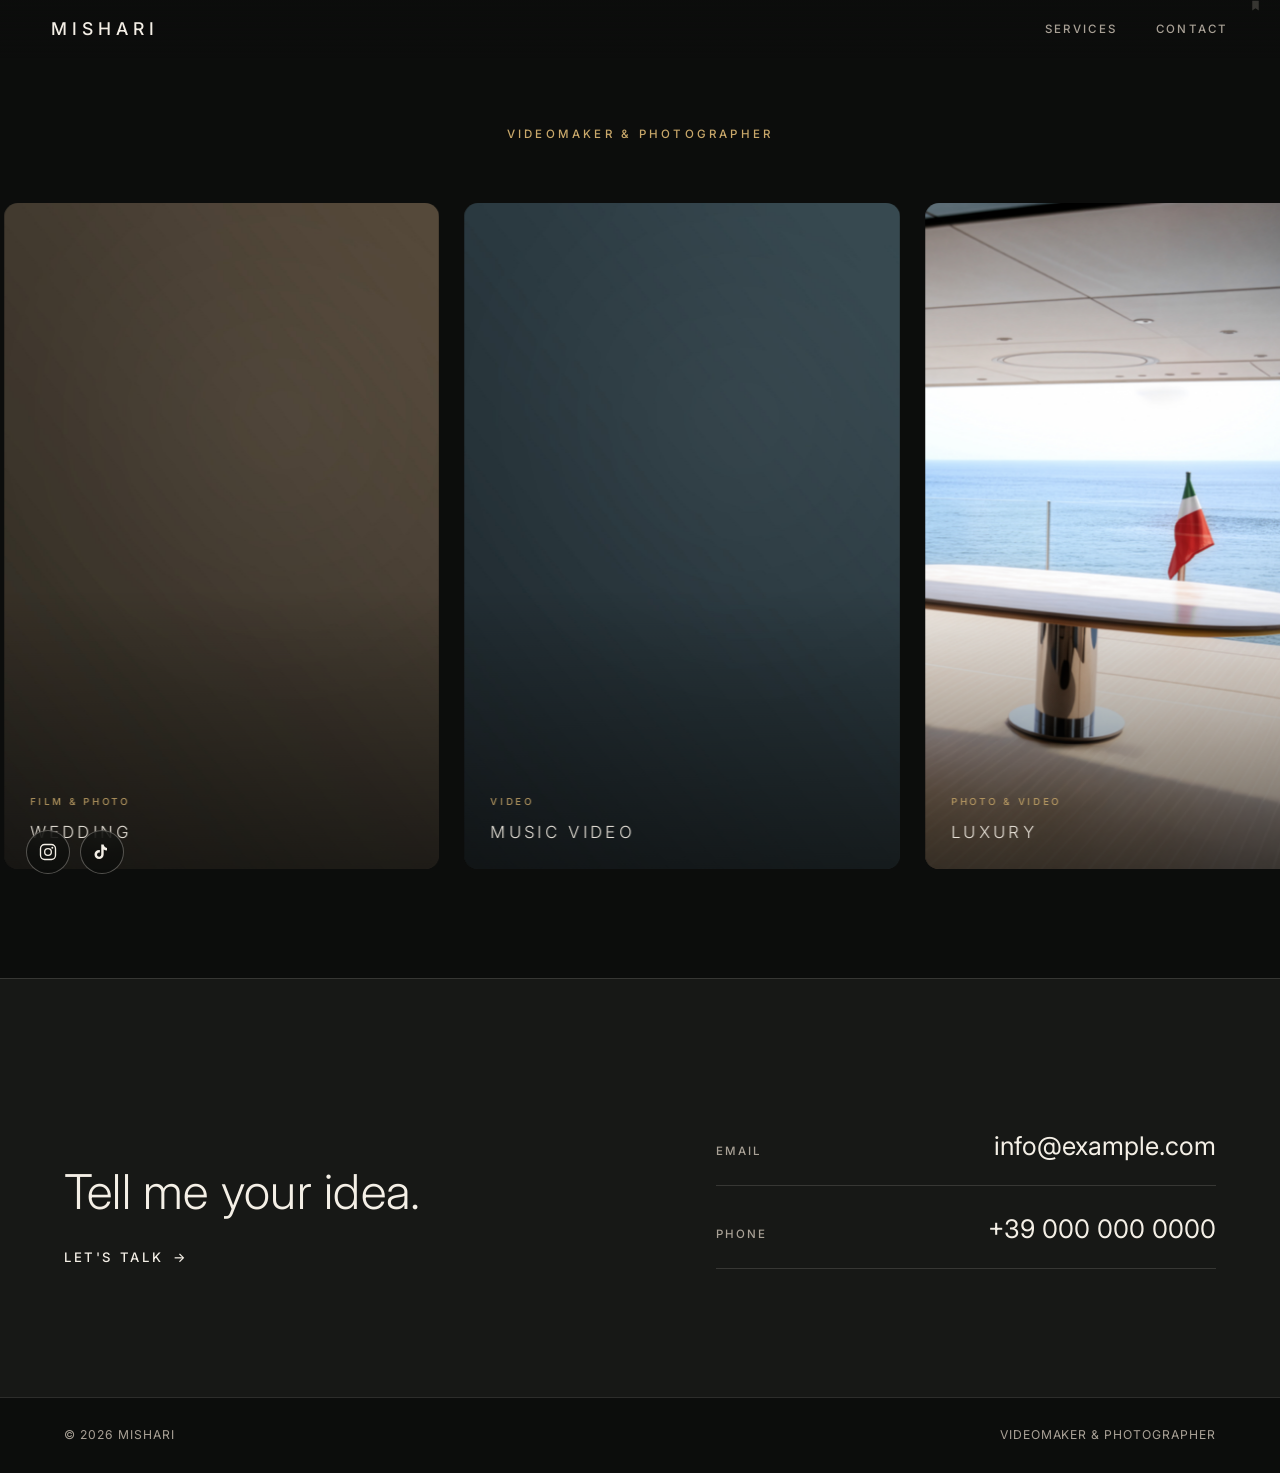
<file: index.html>
<!doctype html>
<html lang="en">
  <head>
    <meta charset="utf-8" />
    <meta name="viewport" content="width=device-width, initial-scale=1" />
    <meta name="theme-color" content="#0c0d0c" />
    <meta
      name="description"
      content="Mishari — videomaker and photographer. Wedding, music video, events, luxury and editorial photography with a cinematic touch."
    />
    <meta property="og:title" content="Mishari | Videomaker & Photographer" />
    <meta property="og:description" content="Images, films and visual content with a cinematic touch." />
    <meta property="og:type" content="website" />
    <title>Mishari | Videomaker &amp; Photographer</title>

    <link rel="preconnect" href="https://fonts.googleapis.com" />
    <link rel="preconnect" href="https://fonts.gstatic.com" crossorigin />
    <link
      href="https://fonts.googleapis.com/css2?family=Inter:wght@300;400;500;600&display=swap"
      rel="stylesheet"
    />
    <link rel="stylesheet" href="styles.css" />
  </head>
  <body id="top">
    <a class="skip-link" href="#portfolio">Skip to portfolio</a>

    <!-- ===== Discreet bookmark: private access (only you know) ===== -->
    <a class="bookmark-dot" href="admin.html" aria-label="Private access" title="">
      <svg viewBox="0 0 24 24" width="13" height="13" aria-hidden="true">
        <path d="M6 3h12v18l-6-4-6 4V3z" fill="currentColor"/>
      </svg>
    </a>

    <!-- ===== Minimal header ===== -->
    <header class="site-header" aria-label="Header">
      <a class="brand" href="#top">Mishari</a>
      <nav class="main-nav" aria-label="Main navigation">
        <a href="#portfolio">Services</a>
        <a href="#contact">Contact</a>
      </nav>
    </header>

    <main>
      <!-- ===== Compact banner ===== -->
      <section class="banner" aria-label="Intro">
        <h1 class="sr-only">Mishari — Videomaker &amp; Photographer</h1>
        <p class="eyebrow">Videomaker &amp; Photographer</p>
      </section>

      <!-- ===== Category showcase: mouse-driven scroll ===== -->
      <section class="stage" id="portfolio" aria-label="Featured services">
        <div class="stage-viewport" id="stageViewport">
          <div class="stage-track" id="stageTrack" aria-live="off"></div>
        </div>
        <!-- Scroll zones: mouse right = next, left = previous -->
        <div class="stage-edge prev" id="edgePrev" aria-hidden="true">
          <svg viewBox="0 0 24 24" width="26" height="26"><path d="M15 5l-7 7 7 7" fill="none" stroke="currentColor" stroke-width="1.4" stroke-linecap="round" stroke-linejoin="round"/></svg>
          <span>Prev</span>
        </div>
        <div class="stage-edge next" id="edgeNext" aria-hidden="true">
          <span>Next</span>
          <svg viewBox="0 0 24 24" width="26" height="26"><path d="M9 5l7 7-7 7" fill="none" stroke="currentColor" stroke-width="1.4" stroke-linecap="round" stroke-linejoin="round"/></svg>
        </div>
      </section>

      <!-- ===== Contact ===== -->
      <section class="contact" id="contact">
        <div class="contact-head reveal">
          <p class="contact-lead">Tell me your idea.</p>
          <button class="btn-soft quote-open" type="button">Let's talk <span aria-hidden="true">→</span></button>
        </div>
        <address class="contact-list reveal">
          <a class="contact-row" href="mailto:info@example.com">
            <span class="contact-label">Email</span>
            <span class="contact-value">info@example.com</span>
          </a>
          <a class="contact-row" href="tel:+390000000000">
            <span class="contact-label">Phone</span>
            <span class="contact-value">+39 000 000 0000</span>
          </a>
        </address>
      </section>

      <footer class="site-footer">
        <span>© <span id="year"></span> Mishari</span>
        <span>Videomaker &amp; Photographer</span>
      </footer>
    </main>

    <!-- ===== Modal: get in touch ===== -->
    <div class="modal" id="quoteModal" role="dialog" aria-modal="true" aria-labelledby="quoteTitle" hidden>
      <div class="modal-backdrop" data-close></div>
      <div class="modal-card">
        <button class="modal-close" type="button" aria-label="Close" data-close>
          <svg viewBox="0 0 24 24" width="22" height="22" aria-hidden="true"><path d="M6 6l12 12M18 6L6 18" fill="none" stroke="currentColor" stroke-width="1.6" stroke-linecap="round"/></svg>
        </button>
        <p class="eyebrow">Get in touch</p>
        <h2 id="quoteTitle">Tell me about your project</h2>
        <form class="quote-form" id="quoteForm" novalidate>
          <label>Full name<input required name="name" type="text" autocomplete="name" /></label>
          <div class="form-row">
            <label>Email<input required name="email" type="email" autocomplete="email" /></label>
            <label>Phone<input name="phone" type="tel" autocomplete="tel" /></label>
          </div>
          <label>Service
            <select name="service" id="quoteService"></select>
          </label>
          <label>Message<textarea name="message" rows="4" placeholder="Date, location, project idea…"></textarea></label>
          <button class="btn btn-primary" type="submit">Send message</button>
          <p class="form-note" id="quoteFeedback" aria-live="polite"></p>
        </form>
      </div>
    </div>

    <!-- ===== Social ===== -->
    <aside class="social-dock" aria-label="Social profiles">
      <a href="https://www.instagram.com/" target="_blank" rel="noopener noreferrer" aria-label="Instagram">
        <svg viewBox="0 0 24 24" width="20" height="20" aria-hidden="true">
          <rect x="3" y="3" width="18" height="18" rx="5" fill="none" stroke="currentColor" stroke-width="1.6"/>
          <circle cx="12" cy="12" r="4" fill="none" stroke="currentColor" stroke-width="1.6"/>
          <circle cx="17.2" cy="6.8" r="1.2" fill="currentColor"/>
        </svg>
      </a>
      <a href="https://www.tiktok.com/" target="_blank" rel="noopener noreferrer" aria-label="TikTok">
        <svg viewBox="0 0 24 24" width="20" height="20" aria-hidden="true">
          <path d="M14 3c.3 2.2 1.7 3.9 4 4.2v3c-1.5 0-2.9-.5-4-1.3V15a5.5 5.5 0 1 1-5.5-5.5c.3 0 .6 0 .9.1v3.1a2.5 2.5 0 1 0 1.7 2.4V3H14z" fill="currentColor"/>
        </svg>
      </a>
    </aside>

    <script src="js/data.js"></script>
    <script src="js/site.js"></script>
  </body>
</html>
</file>
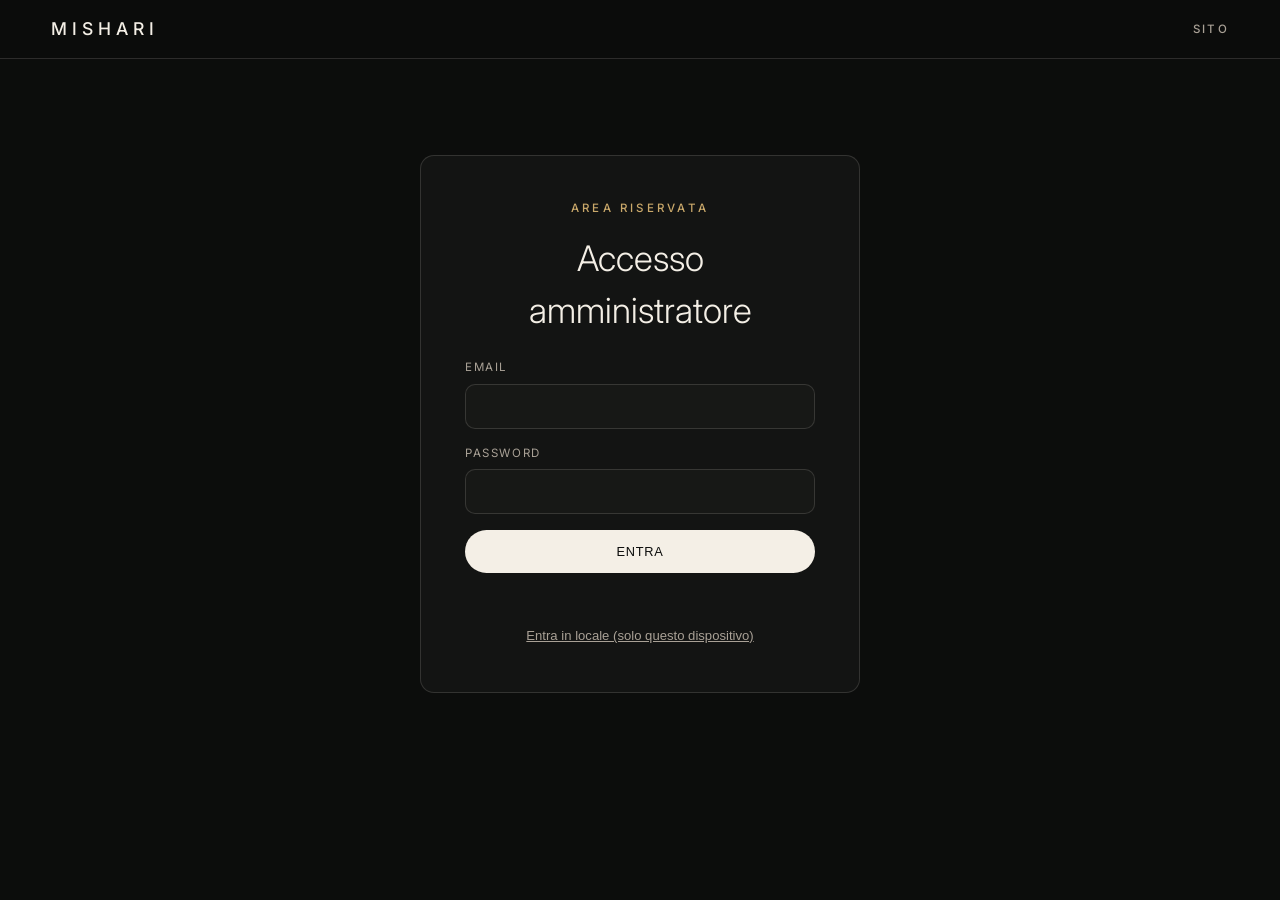
<file: admin.html>
<!doctype html>
<html lang="it">
  <head>
    <meta charset="utf-8" />
    <meta name="viewport" content="width=device-width, initial-scale=1" />
    <meta name="theme-color" content="#0c0d0c" />
    <meta name="robots" content="noindex, nofollow" />
    <title>Area riservata | Mishari</title>
    <link rel="preconnect" href="https://fonts.googleapis.com" />
    <link rel="preconnect" href="https://fonts.gstatic.com" crossorigin />
    <link
      href="https://fonts.googleapis.com/css2?family=Inter:wght@300;400;500;600;700&display=swap"
      rel="stylesheet"
    />
    <link rel="stylesheet" href="styles.css" />
    <link rel="stylesheet" href="admin.css" />
  </head>
  <body>
    <header class="site-header scrolled" aria-label="Intestazione">
      <a class="brand" href="index.html">Mishari</a>
      <nav class="main-nav">
        <a href="index.html">Sito</a>
        <a href="#" id="logoutLink" hidden>Esci</a>
      </nav>
    </header>

    <!-- ===== Login ===== -->
    <main class="admin-wrap" id="loginView">
      <section class="login-card">
        <p class="eyebrow">Area riservata</p>
        <h1>Accesso amministratore</h1>
        <form id="loginForm" class="quote-form">
          <label>Email<input required type="email" id="admEmail" autocomplete="username" /></label>
          <label>Password<input required type="password" id="admPass" autocomplete="current-password" /></label>
          <button class="btn btn-primary" type="submit">Entra</button>
          <p class="form-note" id="loginFeedback" aria-live="polite"></p>
        </form>
        <button class="linklike" id="localMode" type="button">Entra in locale (solo questo dispositivo)</button>
      </section>
    </main>

    <!-- ===== Console ===== -->
    <main class="admin-console" id="consoleView" hidden>
      <nav class="admin-tabs" aria-label="Sezioni">
        <button class="tab active" data-tab="inbox">
          Richieste <span class="badge" id="inboxBadge">0</span>
        </button>
        <button class="tab" data-tab="clients">Clienti</button>
        <button class="tab" data-tab="categories">Categorie</button>
        <button class="tab" data-tab="analytics">Analisi</button>
        <span class="sync-state" id="syncState"></span>
      </nav>

      <!-- Inbox / notifiche -->
      <section class="panel tab-panel active" id="tab-inbox">
        <div class="panel-head">
          <div><p class="eyebrow">Notifiche</p><h2>Richieste di preventivo</h2></div>
          <button class="btn btn-ghost" id="refreshInbox" type="button">Aggiorna</button>
        </div>
        <div class="inbox-layout">
          <div class="inbox-list" id="inboxList"></div>
          <article class="inbox-detail" id="inboxDetail">Seleziona una richiesta.</article>
        </div>
      </section>

      <!-- Clienti -->
      <section class="panel tab-panel" id="tab-clients" hidden>
        <div class="panel-head">
          <div><p class="eyebrow">Anagrafica</p><h2>Clienti</h2></div>
          <button class="btn btn-primary" id="newClient" type="button">+ Nuovo cliente</button>
        </div>
        <div class="client-layout">
          <div class="client-list" id="clientList"></div>
          <article class="client-detail" id="clientDetail">Seleziona o crea un cliente.</article>
        </div>
      </section>

      <!-- Categorie -->
      <section class="panel tab-panel" id="tab-categories" hidden>
        <div class="panel-head"><div><p class="eyebrow">Segmentazione</p><h2>Categorie clienti</h2></div></div>
        <form class="cat-form" id="catForm">
          <input type="text" id="catName" placeholder="Nome categoria (es. Wedding, Aziende, Privati)" />
          <input type="color" id="catColor" value="#c9a86a" aria-label="Colore" />
          <button class="btn btn-primary" type="submit">Aggiungi</button>
        </form>
        <div class="cat-chips" id="catChips"></div>
      </section>

      <!-- Analisi -->
      <section class="panel tab-panel" id="tab-analytics" hidden>
        <div class="panel-head">
          <div><p class="eyebrow">Business intelligence</p><h2>Analisi preventivi</h2></div>
          <select id="yearSelect" class="year-select" aria-label="Anno"></select>
        </div>

        <div class="search-wrap">
          <input type="text" id="searchBox" list="searchHints" placeholder="Cerca un cliente per nome, oppure *categoria" />
          <datalist id="searchHints"></datalist>
        </div>

        <div class="kpi-row" id="kpiRow"></div>

        <div class="charts-row">
          <div class="chart-card">
            <h3>Carico di lavoro per categoria</h3>
            <p class="chart-sub">Numero di preventivi</p>
            <canvas id="chartWork" width="360" height="360"></canvas>
            <div class="legend" id="legendWork"></div>
          </div>
          <div class="chart-card">
            <h3>Fatturato per categoria</h3>
            <p class="chart-sub">Anno selezionato</p>
            <canvas id="chartRevenue" width="360" height="360"></canvas>
            <div class="legend" id="legendRevenue"></div>
          </div>
        </div>

        <div class="rank-row">
          <div class="rank-card"><h3>Categorie — media per preventivo</h3><div id="rankCatAvg"></div></div>
          <div class="rank-card"><h3>Categorie — fatturato annuo</h3><div id="rankCatYear"></div></div>
          <div class="rank-card"><h3>Clienti — media per preventivo</h3><div id="rankCliAvg"></div></div>
          <div class="rank-card"><h3>Clienti — fatturato annuo</h3><div id="rankCliYear"></div></div>
        </div>

        <div class="result-list" id="searchResults"></div>
      </section>
    </main>

    <script src="js/data.js"></script>
    <script src="js/admin.js"></script>
  </body>
</html>
</file>
<file: styles.css>
:root {
  --bg: #0c0d0c;
  --panel: #131413;
  --panel-2: #171816;
  --ink: #f4efe6;
  --muted: #a9a196;
  --paper: #ece6d9;
  --accent: #c9a86a;
  --line: rgba(244, 239, 230, 0.14);
  --radius: 14px;
  /* Sistema tipografico minimale: un solo font sans, pesi leggeri, ampia spaziatura */
  --serif: "Inter", ui-sans-serif, system-ui, -apple-system, "Segoe UI", sans-serif;
  --sans: "Inter", ui-sans-serif, system-ui, -apple-system, "Segoe UI", sans-serif;
  --ease: cubic-bezier(0.22, 0.61, 0.36, 1);
}

* { box-sizing: border-box; }

html {
  scroll-behavior: smooth;
  scroll-padding-top: 76px;
}

body {
  margin: 0;
  background: var(--bg);
  color: var(--ink);
  font-family: var(--sans);
  font-size: 17px;
  line-height: 1.5;
  -webkit-font-smoothing: antialiased;
  text-rendering: optimizeLegibility;
  overflow-x: hidden;
}

a { color: inherit; text-decoration: none; }
h1, h2, h3, p { margin-top: 0; }

.skip-link {
  position: fixed;
  top: -60px;
  left: 12px;
  z-index: 90;
  padding: 10px 16px;
  background: var(--ink);
  color: var(--bg);
  border-radius: 6px;
  transition: top 0.2s var(--ease);
}
.skip-link:focus { top: 12px; }

:focus-visible {
  outline: 2px solid var(--accent);
  outline-offset: 3px;
  border-radius: 4px;
}

.sr-only {
  position: absolute;
  width: 1px; height: 1px;
  padding: 0; margin: -1px;
  overflow: hidden;
  clip: rect(0, 0, 0, 0);
  white-space: nowrap;
  border: 0;
}

.eyebrow {
  margin: 0 0 14px;
  color: var(--accent);
  font-size: 0.72rem;
  font-weight: 500;
  letter-spacing: 0.28em;
  text-transform: uppercase;
}
.section-sub { margin: 0; color: var(--muted); font-size: clamp(1rem, 1.5vw, 1.12rem); line-height: 1.6; }

/* ---------- Segnalibro discreto (accesso riservato) ---------- */
/* Piccolo simbolo appena percettibile in alto a destra: lo riconosci solo tu. */
.bookmark-dot {
  position: fixed;
  top: 0;
  right: 14px;
  z-index: 70;
  display: grid;
  place-items: center;
  width: 22px;
  height: 26px;
  padding-top: 2px;
  border-radius: 0 0 5px 5px;
  color: rgba(169, 161, 150, 0.28);
  transform: translateY(-9px);
  transition: transform 0.35s var(--ease), color 0.35s var(--ease);
}
.bookmark-dot:hover,
.bookmark-dot:focus-visible {
  transform: translateY(0);
  color: var(--accent);
  outline: none;
}

/* ---------- Header ---------- */
.site-header {
  position: fixed;
  inset: 0 0 auto 0;
  z-index: 40;
  display: flex;
  align-items: center;
  justify-content: space-between;
  gap: 24px;
  padding: 16px clamp(18px, 4vw, 60px);
  background: linear-gradient(180deg, rgba(12, 13, 12, 0.82), rgba(12, 13, 12, 0));
  transition: background 0.35s var(--ease), backdrop-filter 0.35s var(--ease);
}
.site-header.scrolled {
  background: rgba(12, 13, 12, 0.86);
  backdrop-filter: blur(12px);
  border-bottom: 1px solid var(--line);
}
.brand {
  font-family: var(--sans);
  font-size: clamp(0.92rem, 1.6vw, 1.1rem);
  font-weight: 500;
  letter-spacing: 0.28em;
  text-transform: uppercase;
}
.main-nav {
  display: flex;
  gap: clamp(18px, 3vw, 42px);
  color: var(--muted);
  font-size: 0.72rem;
  font-weight: 500;
  letter-spacing: 0.2em;
  text-transform: uppercase;
}
.main-nav a { position: relative; padding: 4px 0; transition: color 0.25s var(--ease); }
.main-nav a::after {
  content: "";
  position: absolute;
  left: 0; bottom: -2px;
  width: 0; height: 1px;
  background: var(--accent);
  transition: width 0.3s var(--ease);
}
.main-nav a:hover { color: var(--ink); }
.main-nav a:hover::after { width: 100%; }

/* ---------- Banner ridotto ---------- */
.banner {
  padding: clamp(96px, 14vh, 132px) clamp(20px, 5vw, 88px) clamp(22px, 4vw, 40px);
  text-align: center;
}
.banner-title {
  margin: 0 0 12px;
  font-family: var(--sans);
  font-weight: 300;
  font-size: clamp(2rem, 5vw, 3.6rem);
  line-height: 1.05;
  letter-spacing: 0.01em;
}
.banner-sub { margin: 0; color: var(--muted); font-size: clamp(0.95rem, 1.5vw, 1.1rem); }

/* ---------- Stage: vetrina a scorrimento mouse ---------- */
.stage {
  position: relative;
  padding: 0 0 clamp(60px, 8vw, 110px);
}
.stage-viewport {
  overflow: hidden;
  cursor: ew-resize;
  padding: 6px 0;
}
.stage-track {
  display: flex;
  gap: clamp(14px, 2vw, 28px);
  padding: 0 clamp(14px, 2vw, 28px);
  will-change: transform;
}
.stage-card {
  position: relative;
  flex: 0 0 clamp(320px, 34vw, 520px);
  height: clamp(500px, 74vh, 820px);
  overflow: hidden;
  border-radius: var(--radius);
  background: var(--panel);
  isolation: isolate;
}
.stage-card img {
  width: 100%;
  height: 100%;
  display: block;
  object-fit: cover;
  transition: transform 1.2s var(--ease), filter 0.6s var(--ease);
  filter: saturate(0.96);
}
.stage-card::after {
  content: "";
  position: absolute;
  inset: auto 0 0 0;
  height: 42%;
  background: linear-gradient(0deg, rgba(10, 11, 10, 0.72), transparent);
  opacity: 0.85;
  transition: opacity 0.4s var(--ease);
}
.stage-caption {
  position: absolute;
  left: 26px; right: 26px; bottom: 24px;
  z-index: 2;
  transition: transform 0.5s var(--ease);
}
.stage-caption .tag {
  display: block;
  color: rgba(201, 168, 106, 0.85);
  font-size: 0.6rem;
  font-weight: 500;
  letter-spacing: 0.28em;
  text-transform: uppercase;
  margin-bottom: 7px;
}
.stage-caption .title {
  font-family: var(--sans);
  font-weight: 300;
  font-size: clamp(0.95rem, 1.3vw, 1.15rem);
  line-height: 1.2;
  letter-spacing: 0.2em;
  text-transform: uppercase;
  color: rgba(244, 239, 230, 0.94);
}
.stage-caption .enter {
  display: inline-block;
  margin-top: 10px;
  font-size: 0.62rem;
  letter-spacing: 0.22em;
  text-transform: uppercase;
  color: rgba(244, 239, 230, 0.6);
  opacity: 0;
  transform: translateY(6px);
  transition: opacity 0.4s var(--ease), transform 0.4s var(--ease);
}
.stage-card:hover img { transform: scale(1.04); filter: saturate(1.04); }
.stage-card:hover::after { opacity: 1; }
.stage-card:hover .stage-caption { transform: translateY(-3px); }
.stage-card:hover .enter { opacity: 1; transform: none; }

/* Indicatori di direzione ai bordi */
.stage-edge {
  position: absolute;
  top: 0; bottom: 0;
  width: clamp(70px, 12vw, 150px);
  display: flex;
  align-items: center;
  gap: 8px;
  padding: 0 20px;
  color: rgba(244, 239, 230, 0.7);
  font-size: 0.64rem;
  letter-spacing: 0.22em;
  text-transform: uppercase;
  pointer-events: none;
  opacity: 0;
  transition: opacity 0.3s var(--ease);
}
.stage-edge.prev { left: 0; justify-content: flex-start; background: linear-gradient(90deg, rgba(12,13,12,0.7), transparent); }
.stage-edge.next { right: 0; justify-content: flex-end; background: linear-gradient(270deg, rgba(12,13,12,0.7), transparent); }
.stage-edge.active { opacity: 1; }

/* ---------- Contatti ---------- */
.contact {
  display: grid;
  grid-template-columns: minmax(0, 1fr) minmax(300px, 0.85fr);
  gap: clamp(32px, 5vw, 64px);
  align-items: end;
  padding: clamp(70px, 10vw, 130px) clamp(20px, 5vw, 88px);
  background: var(--panel-2);
  border-top: 1px solid var(--line);
}
.contact-head { max-width: 520px; }
.contact-lead {
  margin: 0;
  font-family: var(--sans);
  font-weight: 300;
  font-size: clamp(1.8rem, 4.5vw, 3rem);
  line-height: 1.1;
  letter-spacing: 0.005em;
  color: var(--ink);
}
/* Pulsante contatti: minimale (link sans maiuscolo, spaziato, sottolineatura animata) */
.btn-soft {
  display: inline-flex;
  align-items: center;
  gap: 10px;
  margin-top: 26px;
  padding: 4px 0;
  background: none;
  border: none;
  color: var(--ink);
  font-family: var(--sans);
  font-weight: 500;
  font-size: 0.82rem;
  letter-spacing: 0.2em;
  text-transform: uppercase;
  cursor: pointer;
  position: relative;
  transition: color 0.3s var(--ease);
}
.btn-soft span { transition: transform 0.35s var(--ease); }
.btn-soft::after {
  content: "";
  position: absolute;
  left: 0;
  bottom: -2px;
  width: 100%;
  height: 1px;
  background: var(--accent);
  transform: scaleX(0);
  transform-origin: left;
  transition: transform 0.35s var(--ease);
}
.btn-soft:hover { color: var(--accent); }
.btn-soft:hover::after { transform: scaleX(1); }
.btn-soft:hover span { transform: translateX(4px); }
.contact-list { display: grid; gap: 4px; font-style: normal; }
.contact-row {
  display: flex;
  align-items: baseline;
  justify-content: space-between;
  gap: 18px;
  padding: 20px 0;
  border-bottom: 1px solid var(--line);
  transition: padding-left 0.3s var(--ease), color 0.3s var(--ease);
}
a.contact-row:hover { padding-left: 8px; color: var(--accent); }
.contact-label { color: var(--muted); font-size: 0.72rem; font-weight: 500; letter-spacing: 0.18em; text-transform: uppercase; }
.contact-value { font-family: var(--serif); font-weight: 400; font-size: clamp(1.1rem, 2vw, 1.6rem); }

.site-footer {
  display: flex;
  flex-wrap: wrap;
  gap: 12px 32px;
  justify-content: space-between;
  padding: 28px clamp(20px, 5vw, 88px);
  border-top: 1px solid var(--line);
  color: var(--muted);
  font-size: 0.76rem;
  letter-spacing: 0.08em;
  text-transform: uppercase;
}

/* ---------- Bottoni ---------- */
.btn {
  display: inline-flex;
  align-items: center;
  padding: 13px 28px;
  border-radius: 999px;
  border: 1px solid transparent;
  font-size: 0.8rem;
  font-weight: 500;
  letter-spacing: 0.06em;
  text-transform: uppercase;
  cursor: pointer;
  transition: transform 0.25s var(--ease), background 0.25s var(--ease), color 0.25s var(--ease), border-color 0.25s var(--ease);
}
.btn:hover { transform: translateY(-2px); }
.btn-primary { background: var(--ink); color: var(--bg); }
.btn-primary:hover { background: var(--accent); }
.btn-ghost { border-color: rgba(244, 239, 230, 0.38); color: var(--ink); background: transparent; }
.btn-ghost:hover { border-color: var(--ink); background: rgba(244, 239, 230, 0.08); }

/* ---------- Modale preventivo ---------- */
.modal {
  position: fixed;
  inset: 0;
  z-index: 80;
  display: grid;
  place-items: center;
  padding: clamp(16px, 4vw, 48px);
}
.modal[hidden] { display: none; }
.modal-backdrop {
  position: absolute;
  inset: 0;
  background: rgba(8, 9, 8, 0.9);
  backdrop-filter: blur(10px);
  animation: fade 0.3s var(--ease);
}
@keyframes fade { from { opacity: 0; } to { opacity: 1; } }
.modal-card {
  position: relative;
  z-index: 1;
  width: min(560px, 100%);
  max-height: 92vh;
  overflow: auto;
  padding: clamp(26px, 4vw, 42px);
  background: var(--panel);
  border: 1px solid var(--line);
  border-radius: var(--radius);
  box-shadow: 0 40px 120px rgba(0, 0, 0, 0.6);
  animation: pop 0.35s var(--ease);
}
@keyframes pop { from { opacity: 0; transform: scale(0.97); } to { opacity: 1; transform: none; } }
.modal-card h2 {
  margin: 0 0 22px;
  font-family: var(--serif);
  font-weight: 300;
  font-size: clamp(1.6rem, 3.4vw, 2.4rem);
  line-height: 1.05;
}
.modal-close {
  position: absolute;
  top: 16px; right: 16px;
  display: grid;
  place-items: center;
  width: 42px; height: 42px;
  border: 1px solid var(--line);
  border-radius: 999px;
  background: rgba(19, 20, 19, 0.7);
  color: var(--ink);
  cursor: pointer;
  transition: background 0.25s var(--ease), color 0.25s var(--ease);
}
.modal-close:hover { background: var(--ink); color: var(--bg); }

.quote-form { display: grid; gap: 16px; }
.quote-form label { display: grid; gap: 7px; font-size: 0.72rem; letter-spacing: 0.14em; text-transform: uppercase; color: var(--muted); }
.quote-form .form-row { display: grid; grid-template-columns: 1fr 1fr; gap: 16px; }
.quote-form input,
.quote-form select,
.quote-form textarea {
  width: 100%;
  padding: 12px 14px;
  background: var(--panel-2);
  border: 1px solid var(--line);
  border-radius: 10px;
  color: var(--ink);
  font-family: var(--sans);
  font-size: 0.98rem;
  letter-spacing: normal;
  text-transform: none;
  transition: border-color 0.25s var(--ease);
}
.quote-form input:focus,
.quote-form select:focus,
.quote-form textarea:focus { border-color: var(--accent); outline: none; }
.quote-form textarea { resize: vertical; }
.quote-form .btn { justify-content: center; }
.form-note { margin: 4px 0 0; font-size: 0.85rem; letter-spacing: normal; text-transform: none; color: var(--muted); min-height: 1.2em; }
.form-note.success { color: #86c98a; }
.form-note.error { color: #e0a082; }

/* ---------- Social dock ---------- */
.social-dock {
  position: fixed;
  z-index: 45;
  left: clamp(14px, 3vw, 26px);
  bottom: clamp(14px, 3vw, 26px);
  display: flex;
  gap: 10px;
}
.social-dock a {
  display: grid;
  place-items: center;
  width: 44px; height: 44px;
  border: 1px solid rgba(244, 239, 230, 0.3);
  border-radius: 999px;
  background: rgba(12, 13, 12, 0.66);
  color: var(--ink);
  backdrop-filter: blur(10px);
  transition: transform 0.25s var(--ease), background 0.25s var(--ease), color 0.25s var(--ease);
}
.social-dock a:hover { transform: translateY(-3px); background: var(--ink); color: var(--bg); }

/* ---------- Reveal ---------- */
.reveal { opacity: 0; transform: translateY(22px); transition: opacity 0.7s var(--ease), transform 0.7s var(--ease); }
.reveal.is-visible { opacity: 1; transform: none; }

/* ---------- Responsive ---------- */
@media (max-width: 900px) {
  .contact { grid-template-columns: 1fr; align-items: start; }
}
@media (max-width: 620px) {
  body { font-size: 16px; }
  .main-nav { gap: 16px; font-size: 0.66rem; }
  .brand { max-width: 46vw; }
  .stage-viewport { cursor: grab; }
  .stage-card { flex-basis: 82vw; height: clamp(440px, 66vh, 600px); }
  .stage-edge { display: none; }
  .quote-form .form-row { grid-template-columns: 1fr; }
}

@media (prefers-reduced-motion: reduce) {
  html { scroll-behavior: auto; }
  .reveal { opacity: 1; transform: none; transition: none; }
  .stage-track { transition: none !important; }
}
</file>
<file: admin.css>
/* ================= AREA RISERVATA ================= */
body { padding-top: 64px; }
[hidden] { display: none !important; }

.linklike {
  margin-top: 18px;
  background: none;
  border: none;
  color: var(--muted);
  font-size: 0.82rem;
  text-decoration: underline;
  cursor: pointer;
  transition: color 0.25s var(--ease);
}
.linklike:hover { color: var(--ink); }

.empty { color: var(--muted); font-size: 0.9rem; padding: 8px 2px; }

/* ---- Login ---- */
.admin-wrap { min-height: 80vh; display: grid; place-items: center; padding: 40px 20px; }
.login-card {
  width: min(440px, 100%);
  padding: clamp(28px, 4vw, 44px);
  background: var(--panel);
  border: 1px solid var(--line);
  border-radius: var(--radius);
  text-align: center;
}
.login-card h1 { font-family: var(--serif); font-weight: 300; font-size: clamp(1.6rem, 4vw, 2.2rem); margin-bottom: 22px; }
.login-card .quote-form { text-align: left; }

/* ---- Console ---- */
.admin-console { max-width: 1200px; margin: 0 auto; padding: clamp(20px, 4vw, 40px) clamp(16px, 4vw, 40px) 80px; }
.admin-tabs {
  display: flex;
  flex-wrap: wrap;
  align-items: center;
  gap: 8px;
  margin-bottom: 26px;
  border-bottom: 1px solid var(--line);
  padding-bottom: 12px;
}
.admin-tabs .tab {
  display: inline-flex;
  align-items: center;
  gap: 8px;
  padding: 10px 18px;
  background: transparent;
  border: 1px solid transparent;
  border-radius: 999px;
  color: var(--muted);
  font-family: var(--sans);
  font-size: 0.82rem;
  font-weight: 600;
  letter-spacing: 0.04em;
  cursor: pointer;
  transition: color 0.25s var(--ease), background 0.25s var(--ease), border-color 0.25s var(--ease);
}
.admin-tabs .tab:hover { color: var(--ink); }
.admin-tabs .tab.active { color: var(--bg); background: var(--ink); }
.badge {
  min-width: 20px;
  padding: 1px 7px;
  border-radius: 999px;
  background: rgba(244, 239, 230, 0.16);
  font-size: 0.7rem;
  font-weight: 700;
}
.badge.hot { background: var(--accent); color: #201a0e; }
.sync-state { margin-left: auto; font-size: 0.72rem; letter-spacing: 0.12em; text-transform: uppercase; color: var(--muted); }
.sync-state.online { color: #86c98a; }

.panel { background: var(--panel); border: 1px solid var(--line); border-radius: var(--radius); padding: clamp(20px, 3vw, 34px); }
.tab-panel { display: none; }
.tab-panel.active { display: block; }
.panel-head { display: flex; align-items: flex-end; justify-content: space-between; gap: 16px; margin-bottom: 24px; flex-wrap: wrap; }
.panel-head h2 { font-family: var(--serif); font-weight: 300; font-size: clamp(1.6rem, 3.4vw, 2.3rem); margin: 4px 0 0; }

/* ---- Inbox ---- */
.inbox-layout, .client-layout { display: grid; grid-template-columns: minmax(230px, 320px) 1fr; gap: 20px; align-items: start; }
.inbox-list, .client-list { display: grid; gap: 6px; max-height: 62vh; overflow: auto; }
.inbox-item, .client-item {
  display: grid;
  text-align: left;
  padding: 12px 14px;
  background: var(--panel-2);
  border: 1px solid var(--line);
  border-radius: 10px;
  color: var(--ink);
  cursor: pointer;
  transition: border-color 0.2s var(--ease), background 0.2s var(--ease);
}
.inbox-item { grid-template-columns: 1fr auto; grid-template-areas: "name date" "svc svc"; gap: 2px 10px; }
.inbox-item .ii-name { grid-area: name; font-weight: 600; }
.inbox-item .ii-date { grid-area: date; color: var(--muted); font-size: 0.74rem; }
.inbox-item .ii-svc { grid-area: svc; color: var(--accent); font-size: 0.74rem; letter-spacing: 0.06em; }
.inbox-item.unread { border-left: 3px solid var(--accent); }
.inbox-item.sel, .client-item.sel { border-color: var(--accent); background: #1c1d1a; }
.inbox-item:hover, .client-item:hover { border-color: rgba(244,239,230,0.3); }

.inbox-detail, .client-detail { background: var(--panel-2); border: 1px solid var(--line); border-radius: 12px; padding: clamp(18px, 2.5vw, 28px); min-height: 200px; color: var(--muted); }
.detail-head { display: flex; align-items: center; gap: 12px; margin-bottom: 18px; }
.detail-head h3 { margin: 0; font-family: var(--serif); font-weight: 400; font-size: 1.5rem; color: var(--ink); }
.pill { padding: 4px 12px; border-radius: 999px; background: rgba(201,168,106,0.16); color: var(--accent); font-size: 0.72rem; letter-spacing: 0.08em; }
.detail-grid { display: grid; grid-template-columns: repeat(3, 1fr); gap: 14px; margin: 0 0 18px; }
.detail-grid dt { color: var(--muted); font-size: 0.68rem; letter-spacing: 0.14em; text-transform: uppercase; margin-bottom: 4px; }
.detail-grid dd { margin: 0; color: var(--ink); }
.detail-msg { color: var(--ink); line-height: 1.6; padding: 14px; background: var(--panel); border-radius: 10px; border: 1px solid var(--line); }
.detail-actions { display: flex; gap: 10px; margin-top: 18px; flex-wrap: wrap; }

/* ---- Client form ---- */
.client-form { display: grid; gap: 14px; margin-bottom: 24px; }
.cf-grid { display: grid; grid-template-columns: 1fr 1fr; gap: 14px; }
.client-form label { display: grid; gap: 6px; font-size: 0.68rem; letter-spacing: 0.12em; text-transform: uppercase; color: var(--muted); }
.client-form input, .client-form select, .client-form textarea {
  padding: 10px 12px; background: var(--panel); border: 1px solid var(--line); border-radius: 9px;
  color: var(--ink); font-family: var(--sans); font-size: 0.95rem; letter-spacing: normal; text-transform: none;
}
.client-form input:focus, .client-form select:focus, .client-form textarea:focus { outline: none; border-color: var(--accent); }
.cf-actions { display: flex; gap: 10px; flex-wrap: wrap; }

.quotes-block { border-top: 1px solid var(--line); padding-top: 18px; }
.qb-head { display: flex; align-items: baseline; justify-content: space-between; margin-bottom: 12px; }
.qb-head h3 { margin: 0; font-family: var(--serif); font-weight: 400; font-size: 1.2rem; color: var(--ink); }
.qb-total { color: var(--accent); font-weight: 600; }
.quotes-list { display: grid; gap: 6px; margin-bottom: 12px; }
.quote-item { display: grid; grid-template-columns: 140px 1fr 110px 34px; gap: 8px; align-items: center; }
.quote-item input { padding: 8px 10px; background: var(--panel); border: 1px solid var(--line); border-radius: 8px; color: var(--ink); font-family: var(--sans); font-size: 0.9rem; }
.quote-item input:focus { outline: none; border-color: var(--accent); }
.qi-del { width: 32px; height: 32px; border: 1px solid var(--line); border-radius: 8px; background: transparent; color: var(--muted); cursor: pointer; }
.qi-del:hover { color: #e0a082; border-color: #e0a082; }
.quote-add { display: grid; grid-template-columns: 140px 1fr 110px auto; gap: 8px; padding-top: 12px; border-top: 1px dashed var(--line); }
.quote-add input { padding: 9px 11px; background: var(--panel); border: 1px solid var(--line); border-radius: 8px; color: var(--ink); font-family: var(--sans); font-size: 0.9rem; }
.quote-add input:focus { outline: none; border-color: var(--accent); }

.ci-dot, .rk-dot { width: 10px; height: 10px; border-radius: 999px; display: inline-block; flex: 0 0 auto; }
.client-item { grid-template-columns: auto 1fr auto; gap: 10px; align-items: center; }
.client-item .ci-total { color: var(--accent); font-size: 0.85rem; font-weight: 600; }

/* ---- Categorie ---- */
.cat-form { display: flex; gap: 10px; flex-wrap: wrap; margin-bottom: 22px; }
.cat-form input[type="text"] { flex: 1; min-width: 220px; padding: 11px 14px; background: var(--panel-2); border: 1px solid var(--line); border-radius: 10px; color: var(--ink); font-family: var(--sans); }
.cat-form input[type="text"]:focus { outline: none; border-color: var(--accent); }
.cat-form input[type="color"] { width: 48px; height: 44px; padding: 4px; background: var(--panel-2); border: 1px solid var(--line); border-radius: 10px; cursor: pointer; }
.cat-chips { display: grid; gap: 10px; }
.cat-chip { display: flex; align-items: center; gap: 12px; padding: 10px 14px; background: var(--panel-2); border: 1px solid var(--line); border-radius: 10px; border-left: 4px solid var(--c); }
.cc-dot { width: 12px; height: 12px; border-radius: 999px; background: var(--c); }
.cc-name { flex: 1; background: transparent; border: none; color: var(--ink); font-size: 1rem; font-family: var(--sans); }
.cc-name:focus { outline: none; border-bottom: 1px solid var(--accent); }
.cc-count { color: var(--muted); font-size: 0.8rem; }
.cc-del { width: 30px; height: 30px; border: 1px solid var(--line); border-radius: 8px; background: transparent; color: var(--muted); cursor: pointer; }
.cc-del:hover { color: #e0a082; border-color: #e0a082; }
.cc-del.danger { width: auto; padding: 0 12px; color: #201a0e; background: #e0a082; border-color: #e0a082; font-weight: 700; font-size: 0.75rem; }

/* Pulsante in stato "conferma eliminazione" */
.btn.danger { background: #e0a082; color: #201a0e; border-color: #e0a082; }
.btn.danger:hover { background: #d68e6a; }

/* ---- Analisi ---- */
.year-select { padding: 9px 14px; background: var(--panel-2); border: 1px solid var(--line); border-radius: 10px; color: var(--ink); font-family: var(--sans); }
.search-wrap { margin-bottom: 22px; }
#searchBox { width: 100%; padding: 14px 18px; background: var(--panel-2); border: 1px solid var(--line); border-radius: 12px; color: var(--ink); font-family: var(--sans); font-size: 1rem; }
#searchBox:focus { outline: none; border-color: var(--accent); }

.kpi-row { display: grid; grid-template-columns: repeat(4, 1fr); gap: 14px; margin-bottom: 26px; }
.kpi { padding: 18px; background: var(--panel-2); border: 1px solid var(--line); border-radius: 12px; display: grid; gap: 4px; }
.kpi-label { color: var(--muted); font-size: 0.68rem; letter-spacing: 0.14em; text-transform: uppercase; }
.kpi-value { font-family: var(--serif); font-weight: 400; font-size: clamp(1.4rem, 2.6vw, 2rem); color: var(--ink); }
.kpi-sub { color: var(--muted); font-size: 0.76rem; }

.charts-row { display: grid; grid-template-columns: 1fr 1fr; gap: 16px; margin-bottom: 26px; }
.chart-card { padding: 22px; background: var(--panel-2); border: 1px solid var(--line); border-radius: 12px; text-align: center; }
.chart-card h3 { margin: 0; font-family: var(--serif); font-weight: 400; font-size: 1.2rem; color: var(--ink); }
.chart-sub { margin: 2px 0 14px; color: var(--muted); font-size: 0.78rem; }
.chart-card canvas { width: 260px; height: 260px; max-width: 100%; }
.legend { display: flex; flex-wrap: wrap; gap: 8px 16px; justify-content: center; margin-top: 16px; }
.lg-item { display: inline-flex; align-items: center; gap: 6px; font-size: 0.78rem; color: var(--muted); }
.lg-dot { width: 10px; height: 10px; border-radius: 999px; }

.rank-row { display: grid; grid-template-columns: repeat(2, 1fr); gap: 16px; margin-bottom: 26px; }
.rank-card { padding: 20px; background: var(--panel-2); border: 1px solid var(--line); border-radius: 12px; }
.rank-card h3 { margin: 0 0 12px; font-family: var(--serif); font-weight: 400; font-size: 1.1rem; color: var(--ink); }
.rank-item { display: grid; grid-template-columns: 22px 12px 1fr auto; gap: 10px; align-items: center; padding: 8px 0; border-bottom: 1px solid var(--line); }
.rank-item:last-child { border-bottom: none; }
.rk-pos { color: var(--muted); font-size: 0.8rem; font-weight: 700; }
.rk-name { color: var(--ink); }
.rk-val { color: var(--accent); font-weight: 600; }

.result-list { display: grid; gap: 14px; }
.result-card { padding: 20px; background: var(--panel-2); border: 1px solid var(--line); border-radius: 12px; }
.rc-head { display: flex; align-items: center; gap: 12px; margin-bottom: 14px; flex-wrap: wrap; }
.rc-head h3 { margin: 0; font-family: var(--serif); font-weight: 400; font-size: 1.3rem; color: var(--ink); }
.rc-cat { padding: 3px 10px; border-radius: 999px; background: rgba(244,239,230,0.08); color: var(--muted); font-size: 0.72rem; }
.rc-open { margin-left: auto; padding: 8px 16px; font-size: 0.72rem; }
.rc-metrics { display: grid; grid-template-columns: repeat(4, 1fr); gap: 12px; margin-bottom: 14px; }
.rc-metrics > div { display: grid; gap: 2px; }
.rc-metrics span { color: var(--muted); font-size: 0.7rem; letter-spacing: 0.08em; text-transform: uppercase; }
.rc-metrics strong { color: var(--ink); font-size: 1.1rem; font-family: var(--serif); font-weight: 400; }
.rc-history { list-style: none; margin: 0; padding: 12px 0 0; border-top: 1px solid var(--line); display: grid; gap: 6px; }
.rc-history li { display: grid; grid-template-columns: 120px 1fr auto; gap: 12px; font-size: 0.85rem; color: var(--muted); }
.rc-history strong { color: var(--accent); }

/* ---- Toast ---- */
.toast {
  position: fixed;
  left: 50%; bottom: 30px;
  transform: translate(-50%, 20px);
  padding: 12px 22px;
  background: var(--ink);
  color: var(--bg);
  border-radius: 999px;
  font-size: 0.85rem;
  font-weight: 600;
  opacity: 0;
  pointer-events: none;
  transition: opacity 0.3s var(--ease), transform 0.3s var(--ease);
  z-index: 100;
}
.toast.show { opacity: 1; transform: translate(-50%, 0); }

/* ---- Responsive ---- */
@media (max-width: 900px) {
  .inbox-layout, .client-layout { grid-template-columns: 1fr; }
  .kpi-row { grid-template-columns: repeat(2, 1fr); }
  .charts-row, .rank-row { grid-template-columns: 1fr; }
  .rc-metrics { grid-template-columns: repeat(2, 1fr); }
}
@media (max-width: 620px) {
  .cf-grid { grid-template-columns: 1fr; }
  .detail-grid { grid-template-columns: 1fr; }
  .quote-item, .quote-add { grid-template-columns: 1fr 1fr; }
  .kpi-row { grid-template-columns: 1fr; }
}
</file>
